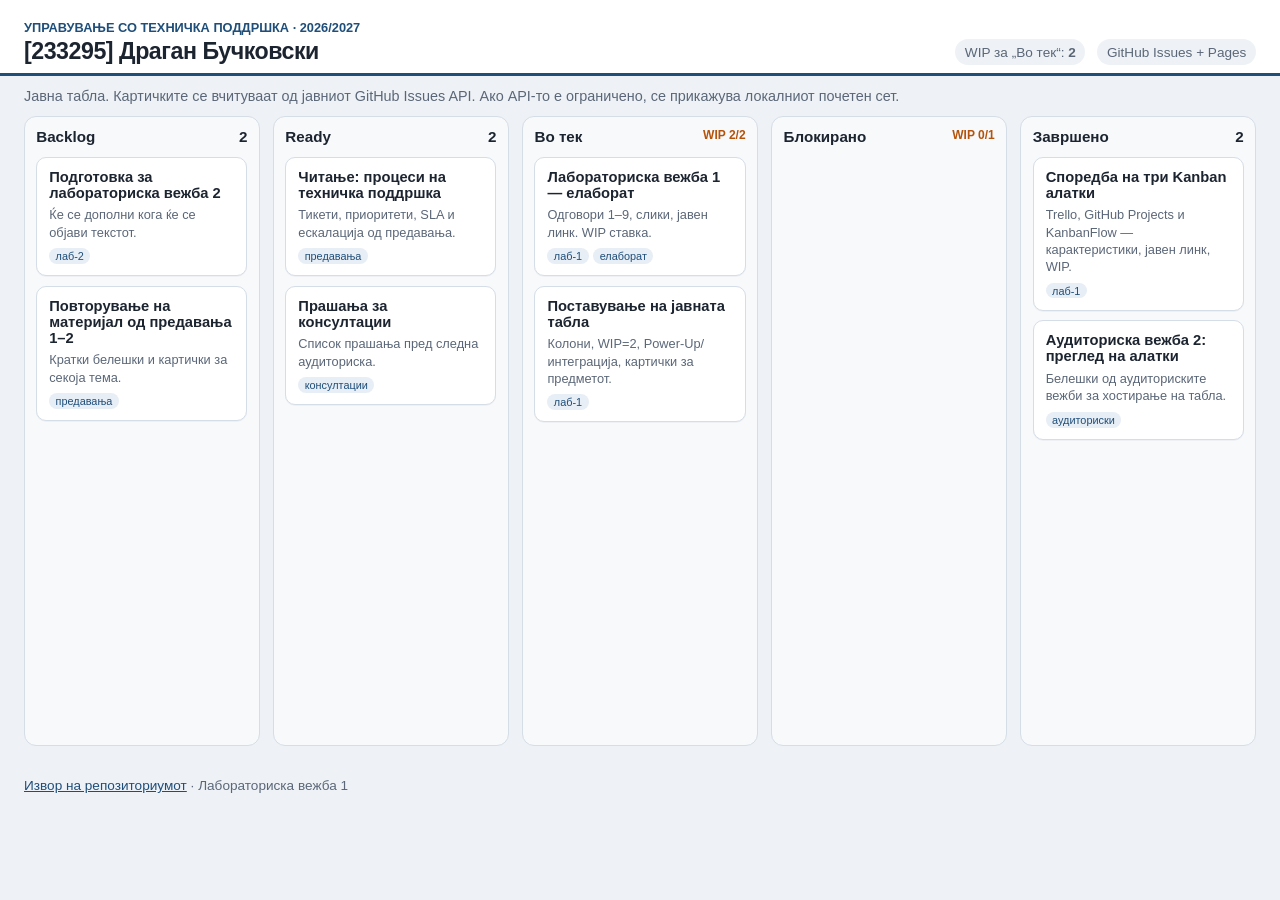
<file: index.html>
<!DOCTYPE html>
<html lang="mk">
<head>
  <meta charset="UTF-8" />
  <meta name="viewport" content="width=device-width, initial-scale=1" />
  <title>[233295] Драган Бучковски — Kanban</title>
  <link rel="stylesheet" href="board.css" />
</head>
<body>
  <header class="top">
    <div>
      <p class="kicker">Управување со техничка поддршка · 2026/2027</p>
      <h1>[233295] Драган Бучковски</h1>
    </div>
    <div class="meta">
      <span>WIP за „Во тек“: <strong>2</strong></span>
      <span>GitHub Issues + Pages</span>
    </div>
  </header>
  <p class="note">
    Јавна табла. Картичките се вчитуваат од јавниот GitHub Issues API.
    Ако API-то е ограничено, се прикажува локалниот почетен сет.
  </p>
  <main id="board" class="board" aria-label="Kanban табла"></main>
  <footer>
    <a href="https://github.com/kranoxje/UTP-lab1-kanban">Извор на репозиториумот</a>
    · Лабораториска вежба 1
  </footer>
  <script src="board.js"></script>
</body>
</html>
</file>
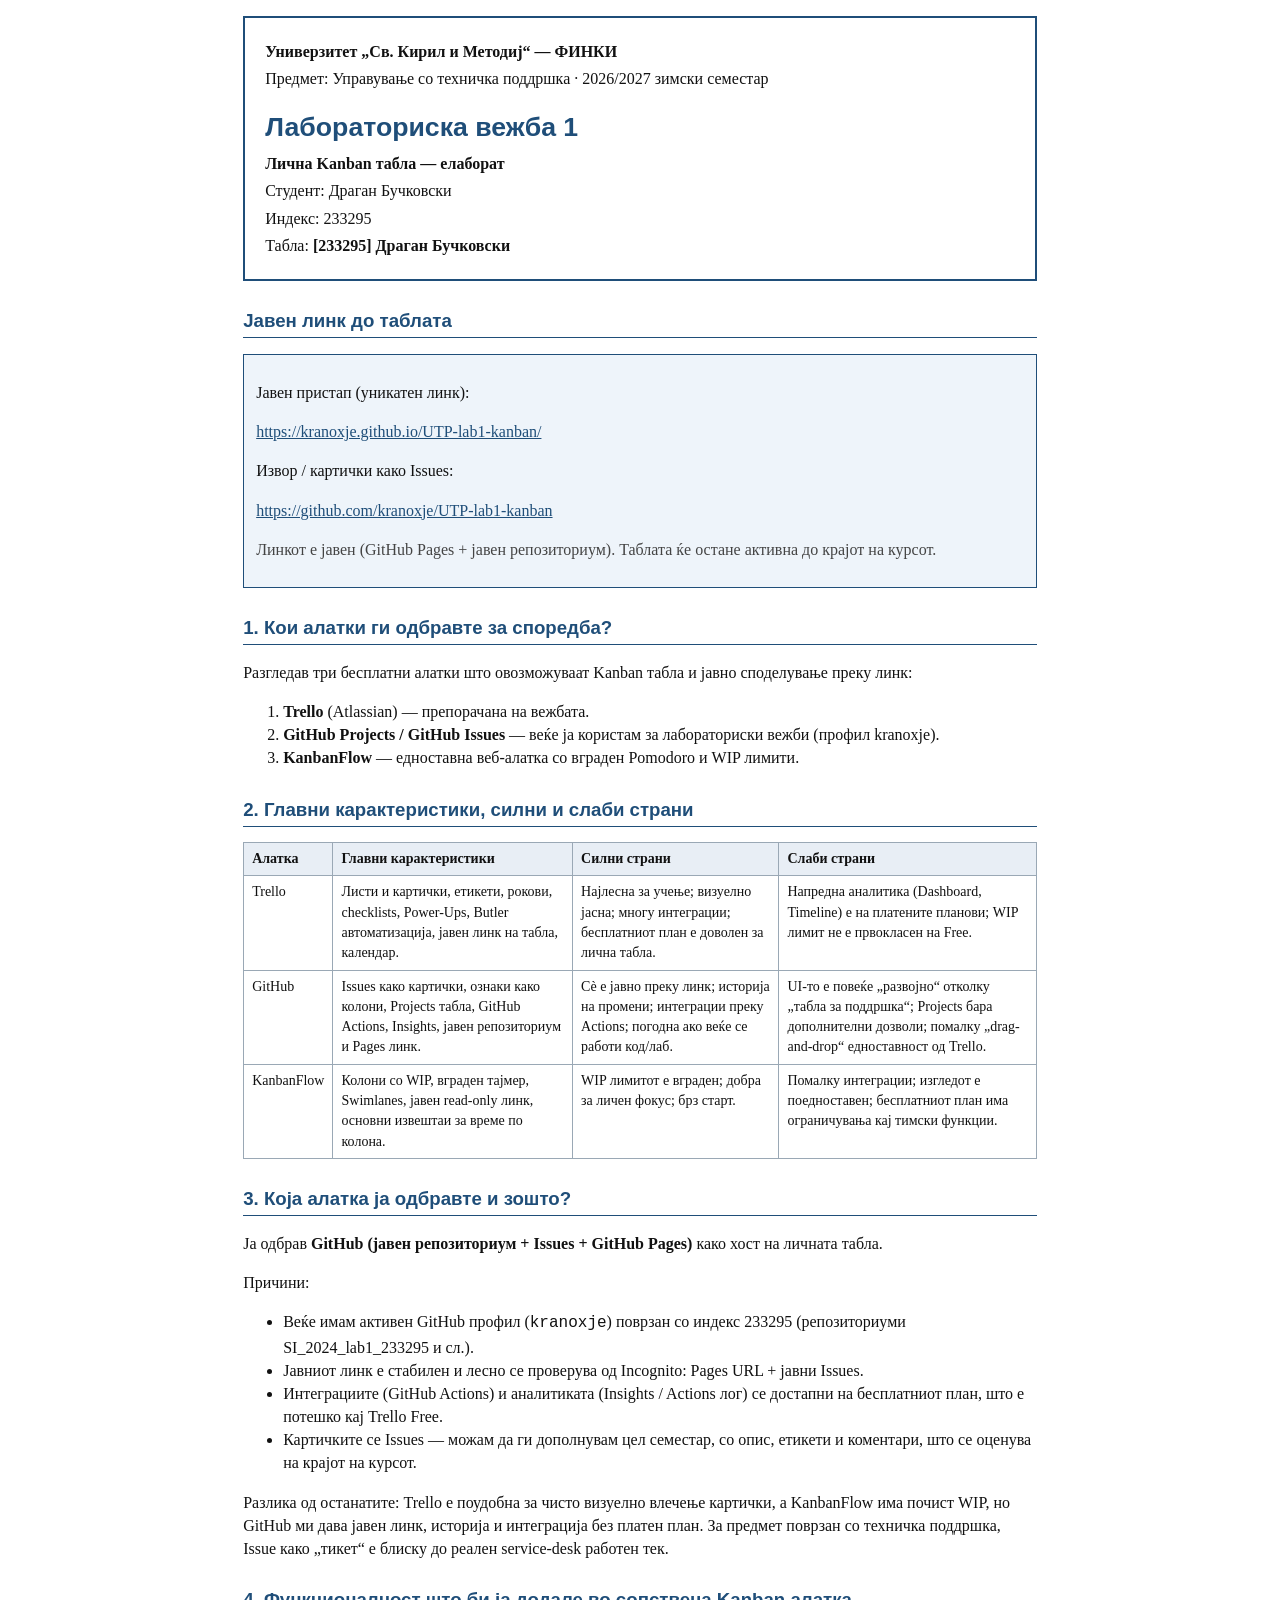
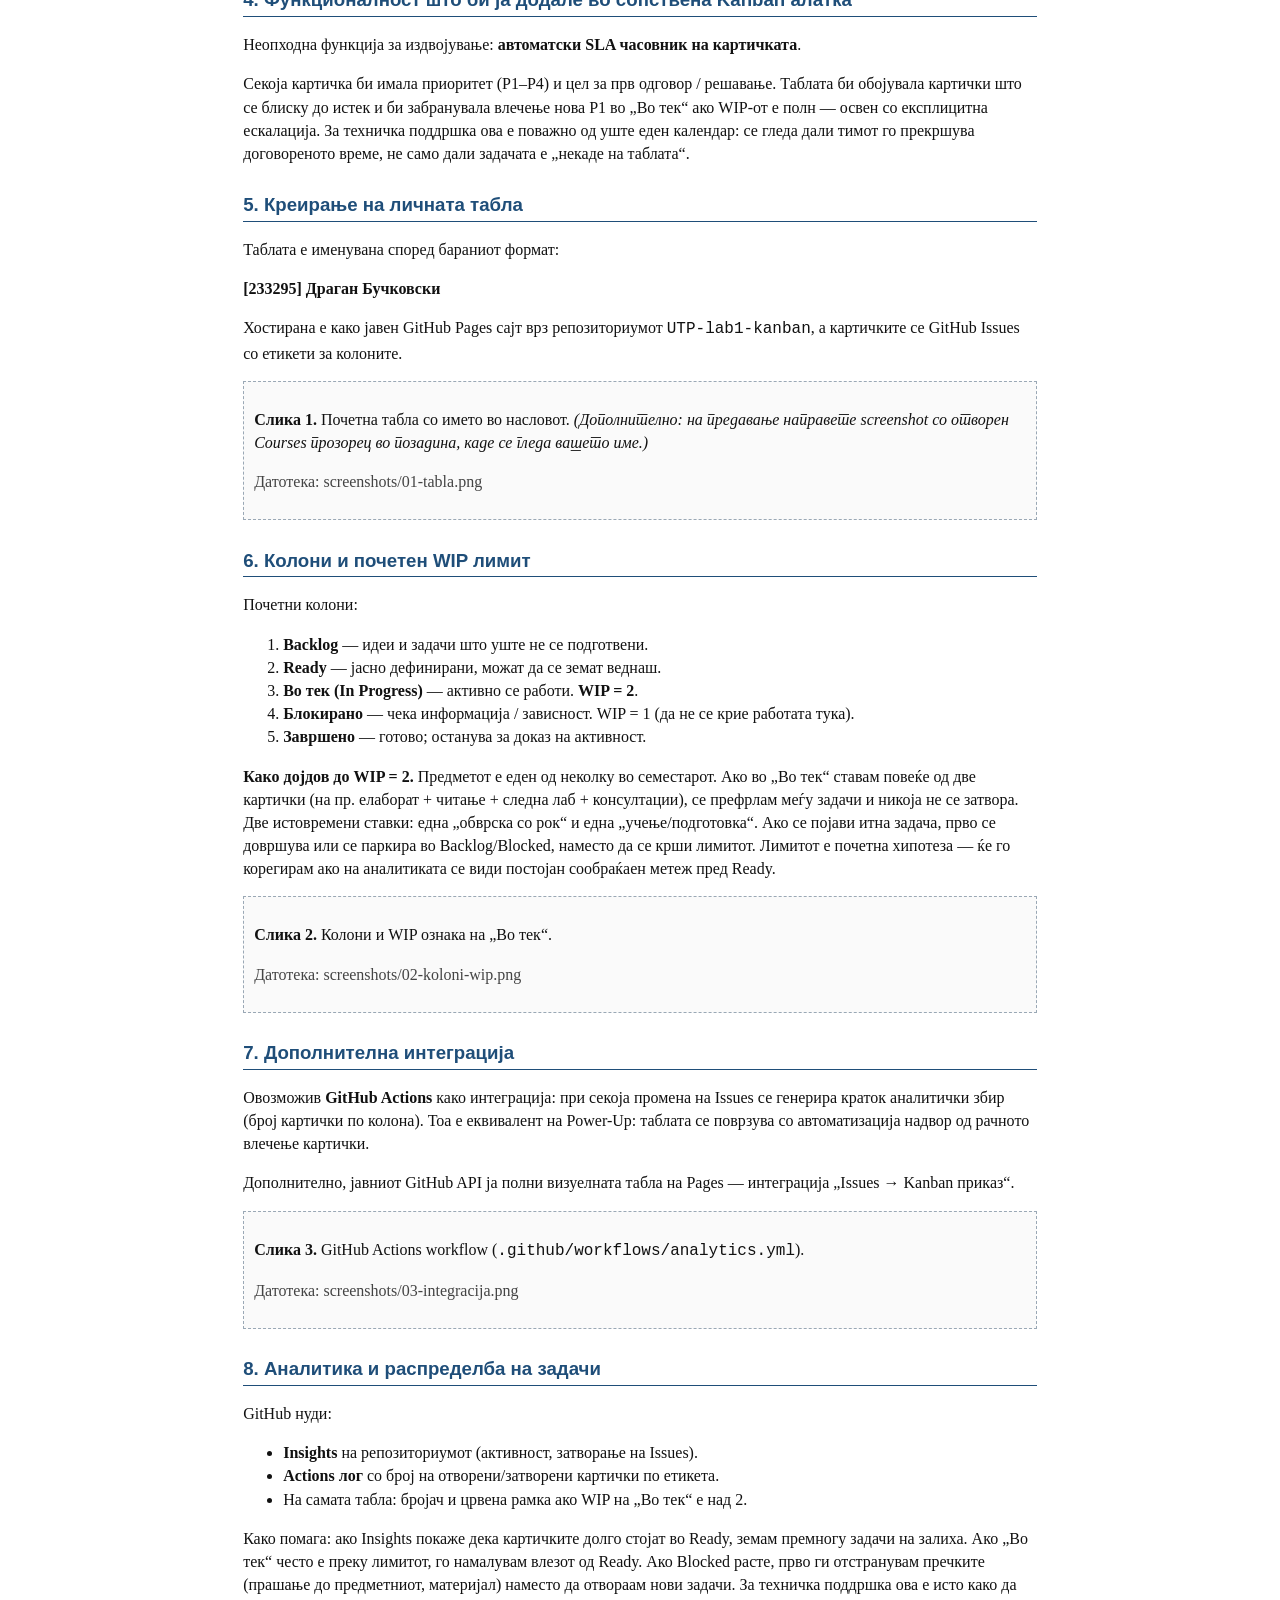
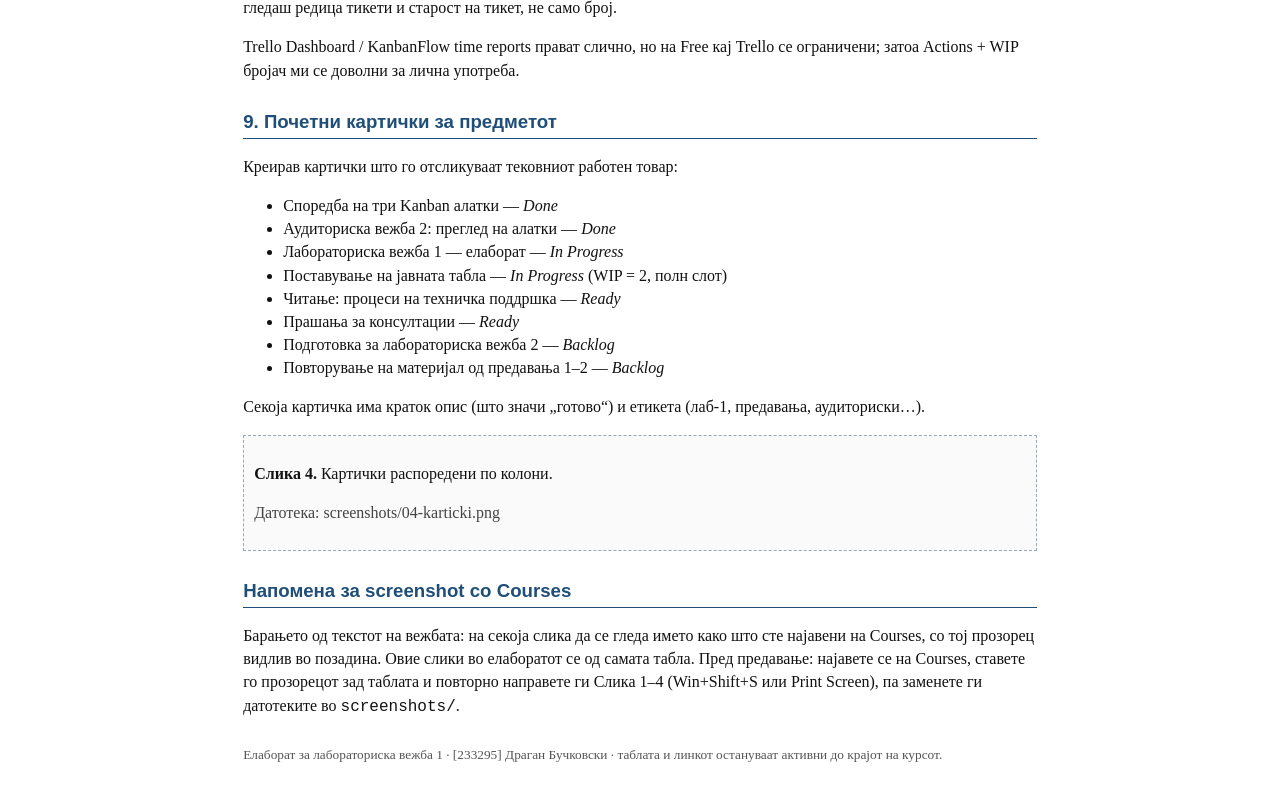
<file: elaborat.html>
<!DOCTYPE html>
<html lang="mk">
<head>
  <meta charset="UTF-8" />
  <title>Елаборат — Лаб. 1 Лична Kanban табла — 233295</title>
  <style>
    @page { size: A4; margin: 18mm 16mm; }
    body { font-family: "Times New Roman", "Noto Serif", serif; color: #111; line-height: 1.45; font-size: 12pt; max-width: 210mm; margin: 0 auto; padding: 16px 20px 40px; }
    h1, h2, h3 { font-family: "Calibri", "Segoe UI", sans-serif; color: #1f4e79; }
    h1 { font-size: 20pt; margin-bottom: 0.2em; }
    h2 { font-size: 14pt; border-bottom: 1px solid #1f4e79; padding-bottom: 0.15em; margin-top: 1.4em; }
    h3 { font-size: 12.5pt; margin-bottom: 0.3em; }
    .cover { border: 2px solid #1f4e79; padding: 18px 20px; margin-bottom: 22px; }
    .cover p { margin: 0.25em 0; }
    .muted { color: #444; }
    table { width: 100%; border-collapse: collapse; margin: 0.8em 0 1em; font-size: 10.5pt; }
    th, td { border: 1px solid #9aa8b5; padding: 6px 8px; vertical-align: top; }
    th { background: #e8eef5; text-align: left; }
    .linkbox { background: #eef4fa; border: 1px solid #1f4e79; padding: 10px 12px; margin: 1em 0; }
    .linkbox a { color: #1f4e79; word-break: break-all; }
    ul { margin-top: 0.3em; }
    .shot { border: 1px dashed #9aa8b5; padding: 10px; margin: 0.8em 0; background: #fafafa; }
    .shot img { max-width: 100%; height: auto; border: 1px solid #ccc; }
    footer { margin-top: 2em; font-size: 10pt; color: #555; }
  </style>
</head>
<body>
  <div class="cover">
    <p><strong>Универзитет „Св. Кирил и Методиј“ — ФИНКИ</strong></p>
    <p>Предмет: Управување со техничка поддршка · 2026/2027 зимски семестар</p>
    <h1>Лабораториска вежба 1</h1>
    <p><strong>Лична Kanban табла — елаборат</strong></p>
    <p>Студент: Драган Бучковски</p>
    <p>Индекс: 233295</p>
    <p>Табла: <strong>[233295] Драган Бучковски</strong></p>
  </div>

  <h2>Јавен линк до таблата</h2>
  <div class="linkbox">
    <p>Јавен пристап (уникатен линк):</p>
    <p><a href="https://kranoxje.github.io/UTP-lab1-kanban/">https://kranoxje.github.io/UTP-lab1-kanban/</a></p>
    <p>Извор / картички како Issues:</p>
    <p><a href="https://github.com/kranoxje/UTP-lab1-kanban">https://github.com/kranoxje/UTP-lab1-kanban</a></p>
    <p class="muted">Линкот е јавен (GitHub Pages + јавен репозиториум). Таблата ќе остане активна до крајот на курсот.</p>
  </div>

  <h2>1. Кои алатки ги одбравте за споредба?</h2>
  <p>Разгледав три бесплатни алатки што овозможуваат Kanban табла и јавно споделување преку линк:</p>
  <ol>
    <li><strong>Trello</strong> (Atlassian) — препорачана на вежбата.</li>
    <li><strong>GitHub Projects / GitHub Issues</strong> — веќе ја користам за лабораториски вежби (профил kranoxje).</li>
    <li><strong>KanbanFlow</strong> — едноставна веб-алатка со вграден Pomodoro и WIP лимити.</li>
  </ol>

  <h2>2. Главни карактеристики, силни и слаби страни</h2>
  <table>
    <thead>
      <tr>
        <th>Алатка</th>
        <th>Главни карактеристики</th>
        <th>Силни страни</th>
        <th>Слаби страни</th>
      </tr>
    </thead>
    <tbody>
      <tr>
        <td>Trello</td>
        <td>Листи и картички, етикети, рокови, checklists, Power-Ups, Butler автоматизација, јавен линк на табла, календар.</td>
        <td>Најлесна за учење; визуелно јасна; многу интеграции; бесплатниот план е доволен за лична табла.</td>
        <td>Напредна аналитика (Dashboard, Timeline) е на платените планови; WIP лимит не е првокласен на Free.</td>
      </tr>
      <tr>
        <td>GitHub</td>
        <td>Issues како картички, ознаки како колони, Projects табла, GitHub Actions, Insights, јавен репозиториум и Pages линк.</td>
        <td>Сè е јавно преку линк; историја на промени; интеграции преку Actions; погодна ако веќе се работи код/лаб.</td>
        <td>UI-то е повеќе „развојно“ отколку „табла за поддршка“; Projects бара дополнителни дозволи; помалку „drag-and-drop“ едноставност од Trello.</td>
      </tr>
      <tr>
        <td>KanbanFlow</td>
        <td>Колони со WIP, вграден тајмер, Swimlanes, јавен read-only линк, основни извештаи за време по колона.</td>
        <td>WIP лимитот е вграден; добра за личен фокус; брз старт.</td>
        <td>Помалку интеграции; изгледот е поедноставен; бесплатниот план има ограничувања кај тимски функции.</td>
      </tr>
    </tbody>
  </table>

  <h2>3. Која алатка ја одбравте и зошто?</h2>
  <p>Ја одбрав <strong>GitHub (јавен репозиториум + Issues + GitHub Pages)</strong> како хост на личната табла.</p>
  <p>Причини:</p>
  <ul>
    <li>Веќе имам активен GitHub профил (<code>kranoxje</code>) поврзан со индекс 233295 (репозиториуми SI_2024_lab1_233295 и сл.).</li>
    <li>Јавниот линк е стабилен и лесно се проверува од Incognito: Pages URL + јавни Issues.</li>
    <li>Интеграциите (GitHub Actions) и аналитиката (Insights / Actions лог) се достапни на бесплатниот план, што е потешко кај Trello Free.</li>
    <li>Картичките се Issues — можам да ги дополнувам цел семестар, со опис, етикети и коментари, што се оценува на крајот на курсот.</li>
  </ul>
  <p>Разлика од останатите: Trello е поудобна за чисто визуелно влечење картички, а KanbanFlow има почист WIP, но GitHub ми дава јавен линк, историја и интеграција без платен план. За предмет поврзан со техничка поддршка, Issue како „тикет“ е блиску до реален service-desk работен тек.</p>

  <h2>4. Функционалност што би ја додале во сопствена Kanban алатка</h2>
  <p>Неопходна функција за издвојување: <strong>автоматски SLA часовник на картичката</strong>.</p>
  <p>Секоја картичка би имала приоритет (P1–P4) и цел за прв одговор / решавање. Таблата би обојувала картички што се блиску до истек и би забранувала влечење нова P1 во „Во тек“ ако WIP-от е полн — освен со експлицитна ескалација. За техничка поддршка ова е поважно од уште еден календар: се гледа дали тимот го прекршува договореното време, не само дали задачата е „некаде на таблата“.</p>

  <h2>5. Креирање на личната табла</h2>
  <p>Таблата е именувана според бараниот формат:</p>
  <p><strong>[233295] Драган Бучковски</strong></p>
  <p>Хостирана е како јавен GitHub Pages сајт врз репозиториумот <code>UTP-lab1-kanban</code>, а картичките се GitHub Issues со етикети за колоните.</p>
  <div class="shot">
    <p><strong>Слика 1.</strong> Почетна табла со името во насловот. <em>(Дополнително: на предавање направете screenshot со отворен Courses прозорец во позадина, каде се гледа вашето име.)</em></p>
    <p id="cap1" class="muted">Датотека: screenshots/01-tabla.png</p>
  </div>

  <h2>6. Колони и почетен WIP лимит</h2>
  <p>Почетни колони:</p>
  <ol>
    <li><strong>Backlog</strong> — идеи и задачи што уште не се подготвени.</li>
    <li><strong>Ready</strong> — јасно дефинирани, можат да се земат веднаш.</li>
    <li><strong>Во тек (In Progress)</strong> — активно се работи. <strong>WIP = 2</strong>.</li>
    <li><strong>Блокирано</strong> — чека информација / зависност. WIP = 1 (да не се крие работата тука).</li>
    <li><strong>Завршено</strong> — готово; останува за доказ на активност.</li>
  </ol>
  <p><strong>Како дојдов до WIP = 2.</strong> Предметот е еден од неколку во семестарот. Ако во „Во тек“ ставам повеќе од две картички (на пр. елаборат + читање + следна лаб + консултации), се префрлам меѓу задачи и никоја не се затвора. Две истовремени ставки: една „обврска со рок“ и една „учење/подготовка“. Ако се појави итна задача, прво се довршува или се паркира во Backlog/Blocked, наместо да се крши лимитот. Лимитот е почетна хипотеза — ќе го корегирам ако на аналитиката се види постојан сообраќаен метеж пред Ready.</p>
  <div class="shot">
    <p><strong>Слика 2.</strong> Колони и WIP ознака на „Во тек“.</p>
    <p class="muted">Датотека: screenshots/02-koloni-wip.png</p>
  </div>

  <h2>7. Дополнителна интеграција</h2>
  <p>Овозможив <strong>GitHub Actions</strong> како интеграција: при секоја промена на Issues се генерира краток аналитички збир (број картички по колона). Тоа е еквивалент на Power-Up: таблата се поврзува со автоматизација надвор од рачното влечење картички.</p>
  <p>Дополнително, јавниот GitHub API ја полни визуелната табла на Pages — интеграција „Issues → Kanban приказ“.</p>
  <div class="shot">
    <p><strong>Слика 3.</strong> GitHub Actions workflow (<code>.github/workflows/analytics.yml</code>).</p>
    <p class="muted">Датотека: screenshots/03-integracija.png</p>
  </div>

  <h2>8. Аналитика и распределба на задачи</h2>
  <p>GitHub нуди:</p>
  <ul>
    <li><strong>Insights</strong> на репозиториумот (активност, затворање на Issues).</li>
    <li><strong>Actions лог</strong> со број на отворени/затворени картички по етикета.</li>
    <li>На самата табла: бројач и црвена рамка ако WIP на „Во тек“ е над 2.</li>
  </ul>
  <p>Како помага: ако Insights покаже дека картичките долго стојат во Ready, земам премногу задачи на залиха. Ако „Во тек“ често е преку лимитот, го намалувам влезот од Ready. Ако Blocked расте, прво ги отстранувам пречките (прашање до предметниот, материјал) наместо да отвораам нови задачи. За техничка поддршка ова е исто како да гледаш редица тикети и старост на тикет, не само број.</p>
  <p>Trello Dashboard / KanbanFlow time reports прават слично, но на Free кај Trello се ограничени; затоа Actions + WIP бројач ми се доволни за лична употреба.</p>

  <h2>9. Почетни картички за предметот</h2>
  <p>Креирав картички што го отсликуваат тековниот работен товар:</p>
  <ul>
    <li>Споредба на три Kanban алатки — <em>Done</em></li>
    <li>Аудиториска вежба 2: преглед на алатки — <em>Done</em></li>
    <li>Лабораториска вежба 1 — елаборат — <em>In Progress</em></li>
    <li>Поставување на јавната табла — <em>In Progress</em> (WIP = 2, полн слот)</li>
    <li>Читање: процеси на техничка поддршка — <em>Ready</em></li>
    <li>Прашања за консултации — <em>Ready</em></li>
    <li>Подготовка за лабораториска вежба 2 — <em>Backlog</em></li>
    <li>Повторување на материјал од предавања 1–2 — <em>Backlog</em></li>
  </ul>
  <p>Секоја картичка има краток опис (што значи „готово“) и етикета (лаб-1, предавања, аудиториски…).</p>
  <div class="shot">
    <p><strong>Слика 4.</strong> Картички распоредени по колони.</p>
    <p class="muted">Датотека: screenshots/04-karticki.png</p>
  </div>

  <h2>Напомена за screenshot со Courses</h2>
  <p>Барањето од текстот на вежбата: на секоја слика да се гледа името како што сте најавени на Courses, со тој прозорец видлив во позадина. Овие слики во елаборатот се од самата табла. Пред предавање: најавете се на Courses, ставете го прозорецот зад таблата и повторно направете ги Слика 1–4 (Win+Shift+S или Print Screen), па заменете ги датотеките во <code>screenshots/</code>.</p>

  <footer>
    Елаборат за лабораториска вежба 1 · [233295] Драган Бучковски · таблата и линкот остануваат активни до крајот на курсот.
  </footer>
</body>
</html>
</file>
<file: board.css>
:root {
  --bg: #eef2f6;
  --ink: #1c2430;
  --muted: #5b6778;
  --paper: #fff;
  --line: #d5dde6;
  --accent: #1f4e79;
  --wip: #b45309;
  --done: #0f766e;
}
* { box-sizing: border-box; }
html, body { margin: 0; font-family: "Segoe UI", "Noto Sans", sans-serif; background: var(--bg); color: var(--ink); }
.top {
  display: flex; justify-content: space-between; gap: 1rem; align-items: flex-end;
  padding: 1.25rem 1.5rem 0.5rem; border-bottom: 3px solid var(--accent); background: var(--paper);
}
h1 { margin: 0; font-size: 1.45rem; letter-spacing: -0.02em; }
.kicker { margin: 0 0 0.2rem; color: var(--accent); font-size: 0.8rem; font-weight: 700; text-transform: uppercase; }
.meta { display: flex; gap: 0.75rem; color: var(--muted); font-size: 0.85rem; }
.meta span { background: var(--bg); padding: 0.35rem 0.6rem; border-radius: 999px; }
.note { margin: 0.75rem 1.5rem; color: var(--muted); font-size: 0.9rem; }
.board { display: grid; grid-template-columns: repeat(5, minmax(220px, 1fr)); gap: 0.85rem; padding: 0 1.5rem 2rem; overflow-x: auto; }
.col { background: #f7f9fb; border: 1px solid var(--line); border-radius: 12px; min-height: 70vh; padding: 0.7rem; }
.col h2 { margin: 0 0 0.7rem; font-size: 0.95rem; display: flex; justify-content: space-between; }
.limit { font-size: 0.75rem; color: var(--wip); font-weight: 700; }
.card { background: var(--paper); border: 1px solid var(--line); border-radius: 10px; padding: 0.7rem 0.75rem; margin-bottom: 0.6rem; box-shadow: 0 1px 0 rgba(28,36,48,0.04); }
.card h3 { margin: 0 0 0.35rem; font-size: 0.92rem; }
.card p { margin: 0; font-size: 0.8rem; color: var(--muted); line-height: 1.35; }
.tags { margin-top: 0.45rem; display: flex; gap: 0.3rem; flex-wrap: wrap; }
.tag { font-size: 0.68rem; padding: 0.12rem 0.4rem; border-radius: 999px; background: #e8eef5; color: var(--accent); }
.over { outline: 2px solid #b91c1c; }
footer { padding: 0 1.5rem 1.5rem; color: var(--muted); font-size: 0.85rem; }
a { color: var(--accent); }
@media (max-width: 900px) { .board { grid-template-columns: repeat(5, 260px); } }
</file>
